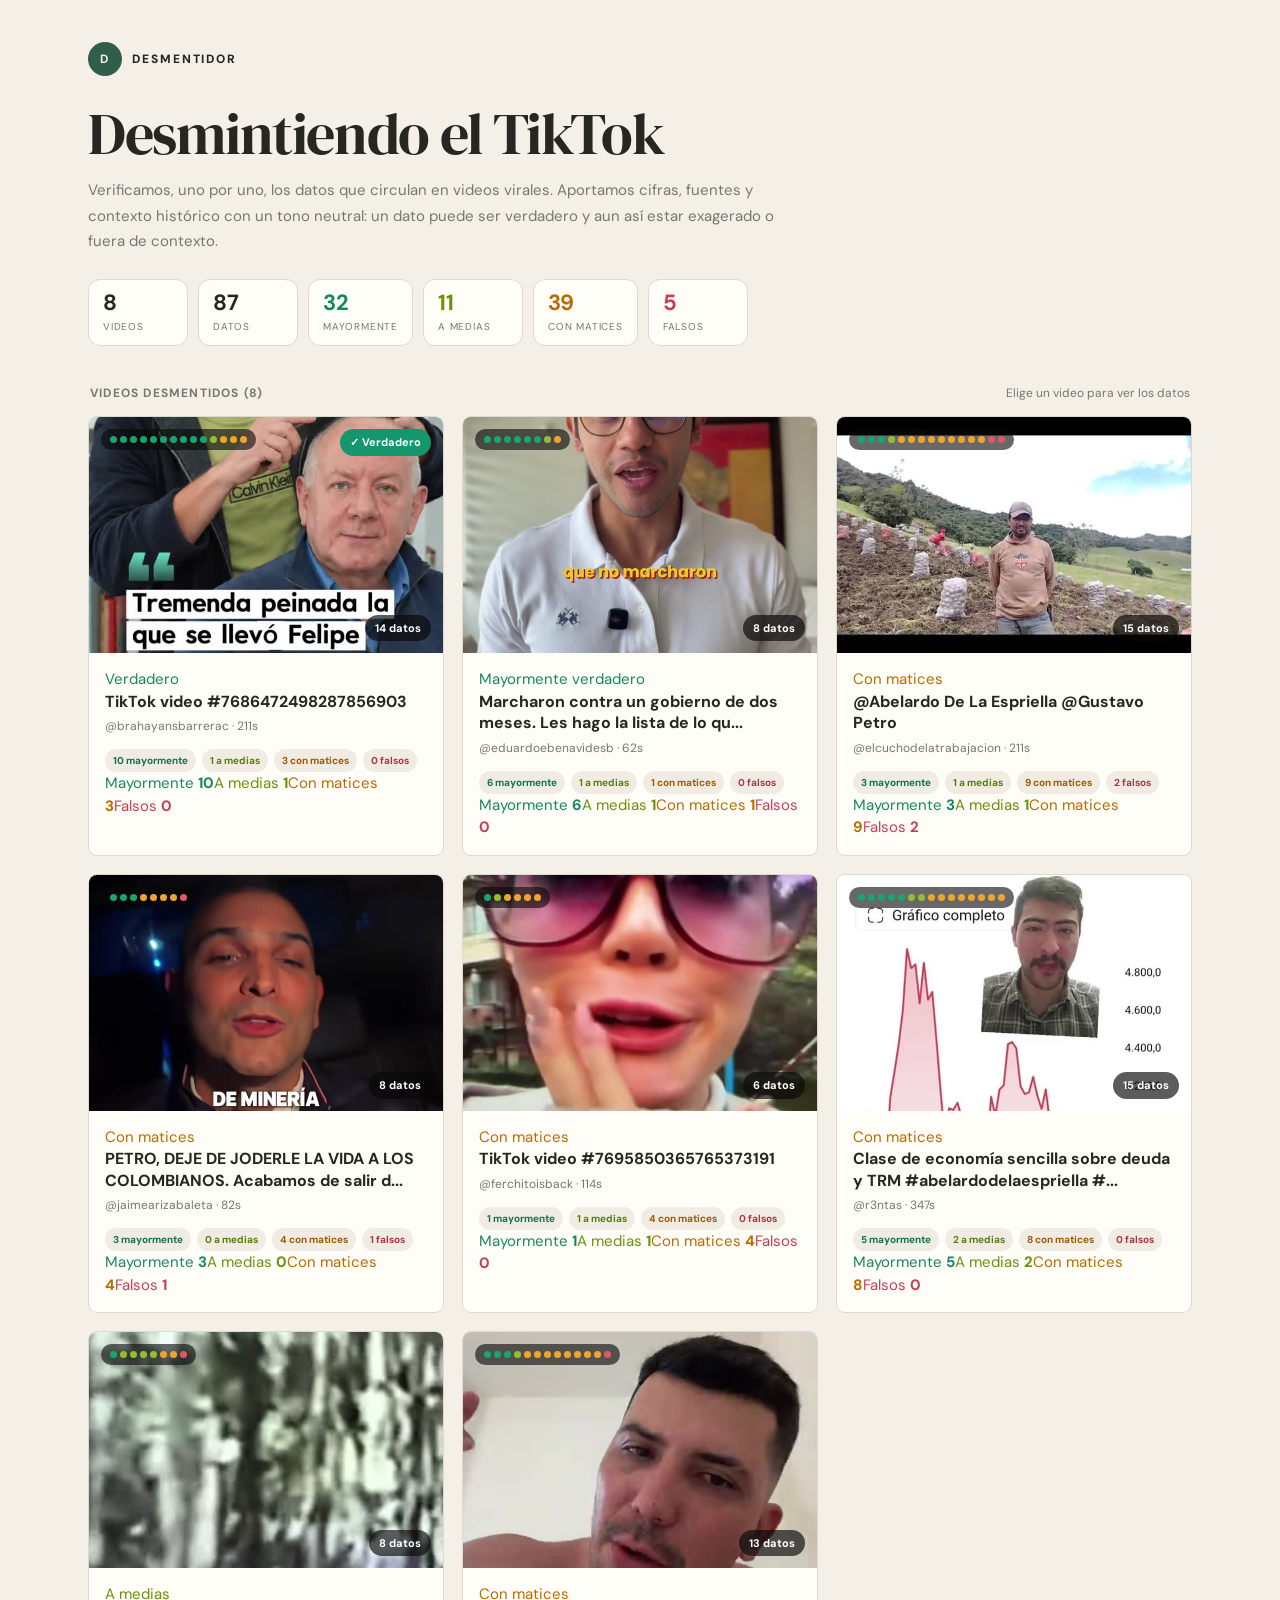
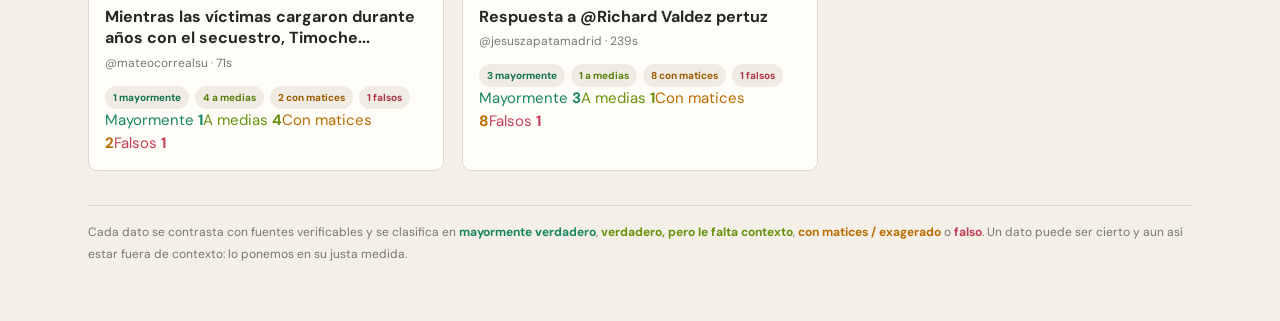
<file: public/propuestas/index.html>
<!doctype html><html lang="es" data-theme="editorial"><head><meta charset="utf-8"><meta name="viewport" content="width=device-width,initial-scale=1"><title>Propuesta 1 · Editorial</title><link rel="stylesheet" href="./propuestas.css"></head><body><main id="app"></main><script src="./propuestas.js"></script></body></html>
</file>
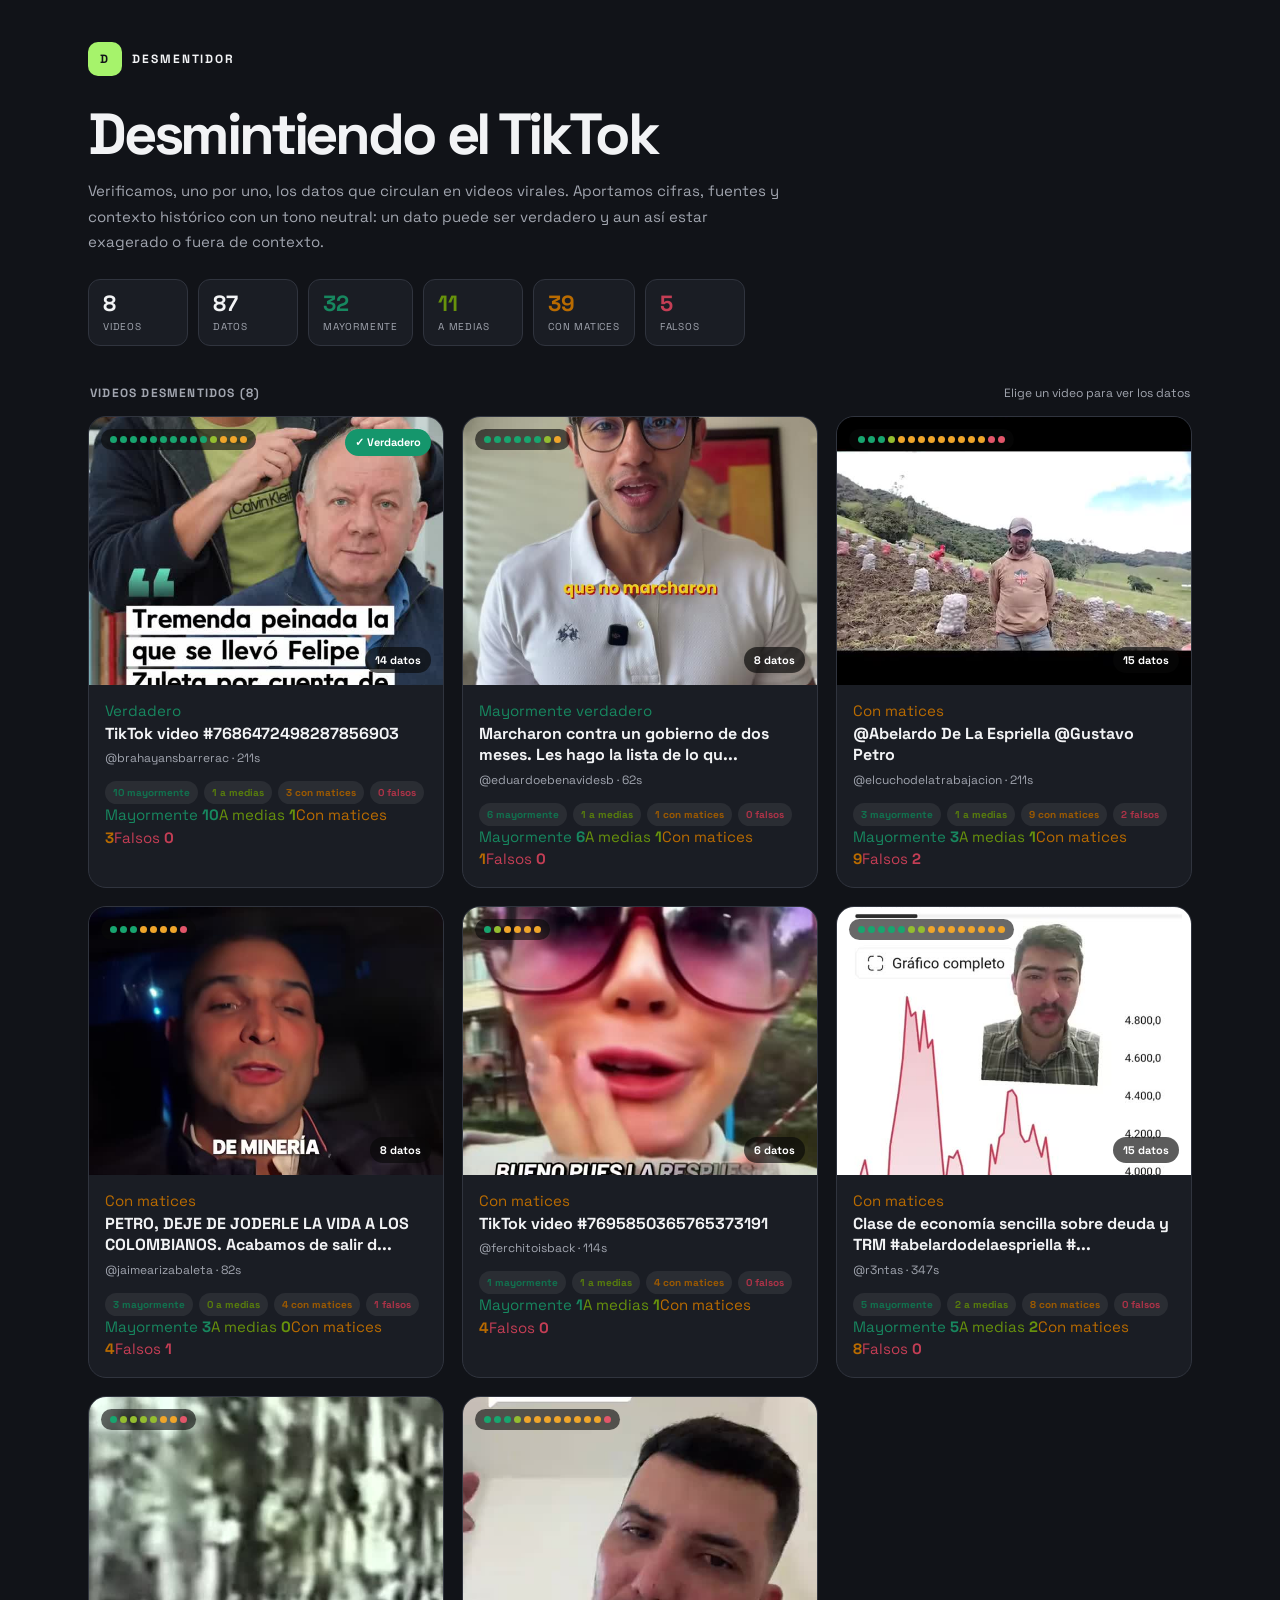
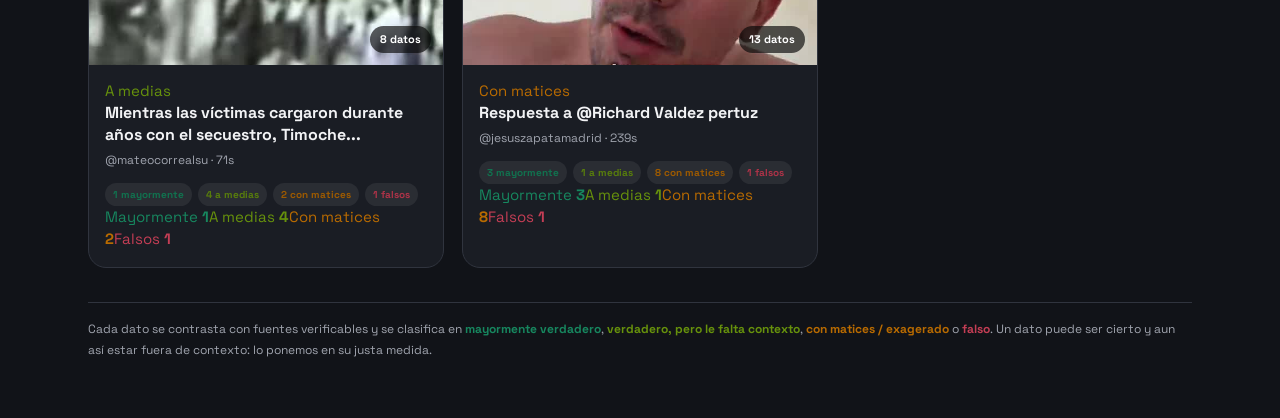
<file: public/propuestas/02-nocturna.html>
<!doctype html><html lang="es" data-theme="nocturna"><head><meta charset="utf-8"><meta name="viewport" content="width=device-width,initial-scale=1"><title>Propuesta 2 · Nocturna</title><link rel="stylesheet" href="./propuestas.css"></head><body><main id="app"></main><script src="./propuestas.js"></script></body></html>
</file>
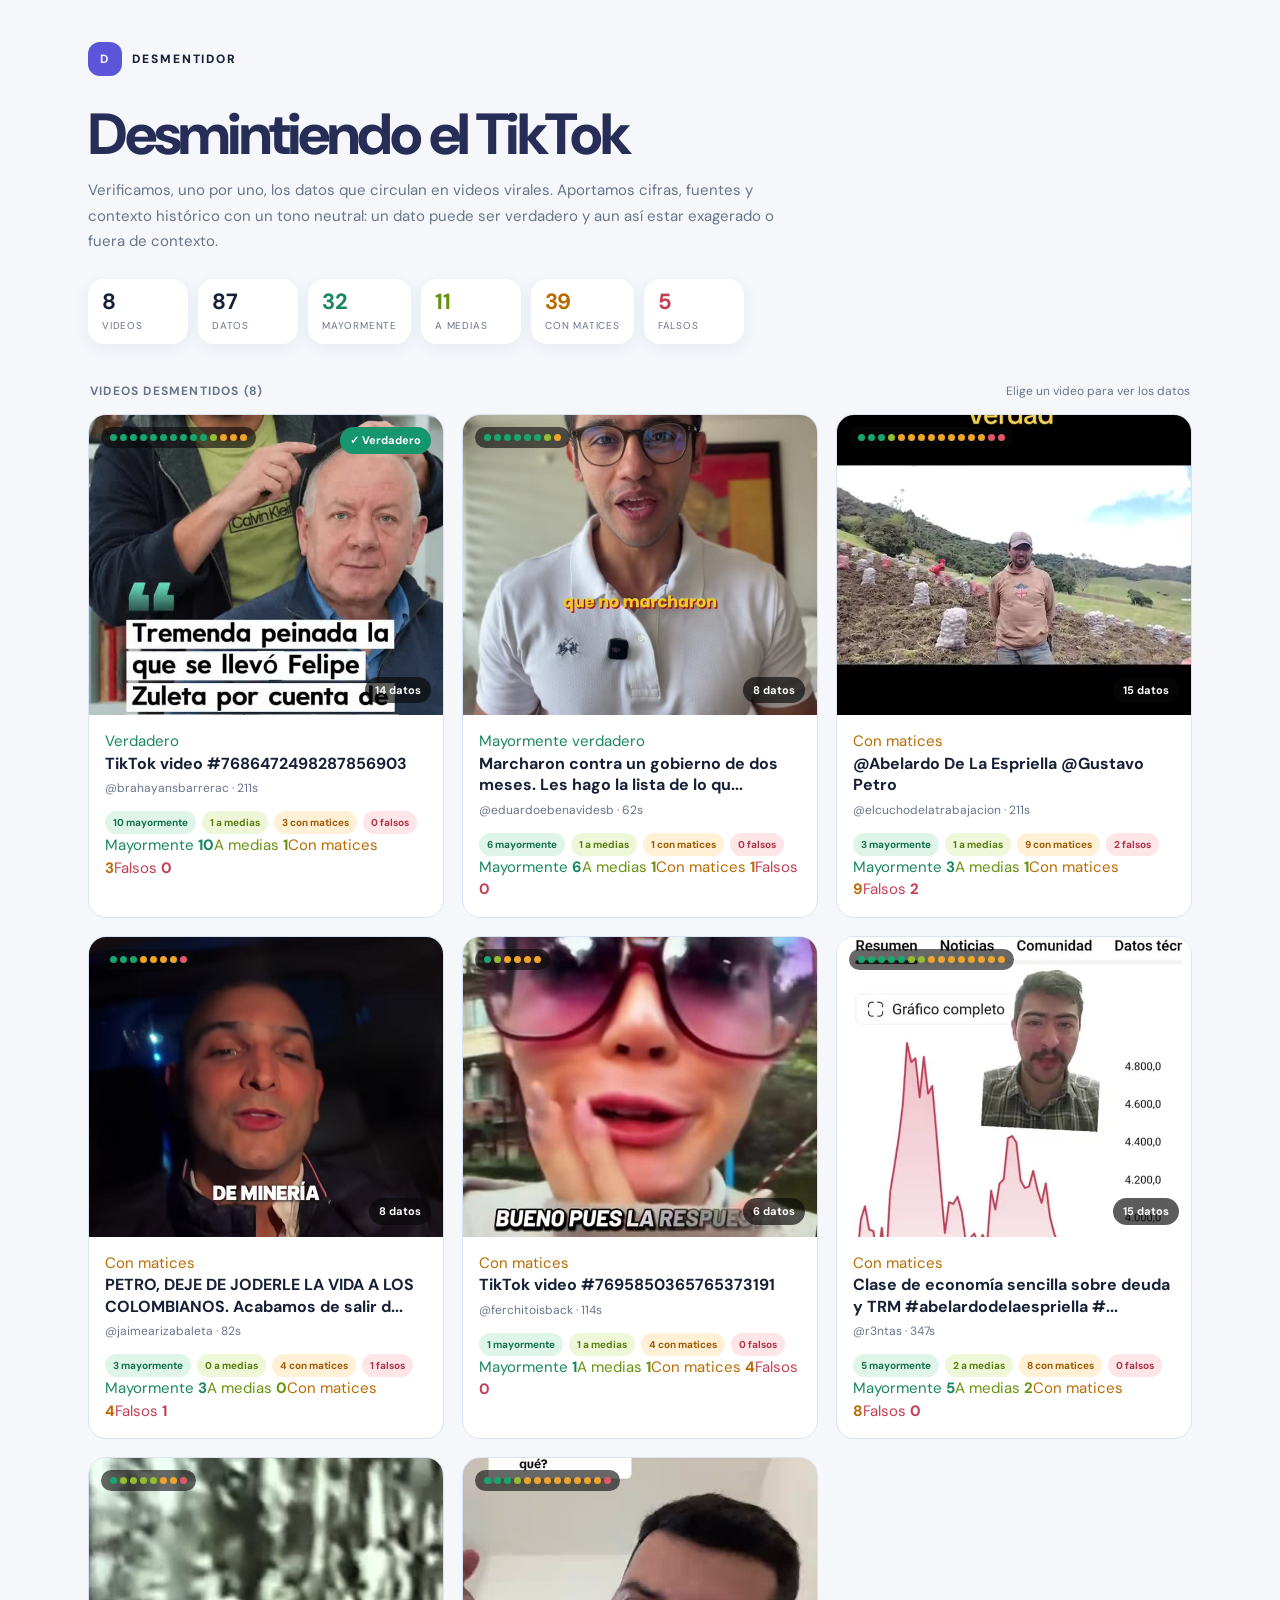
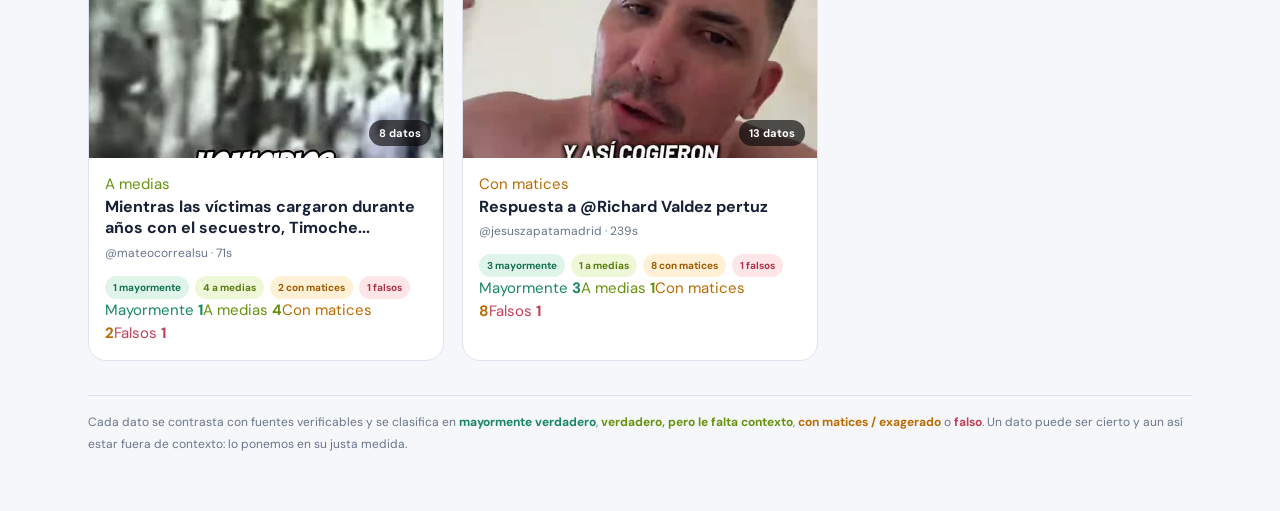
<file: public/propuestas/03-color.html>
<!doctype html><html lang="es" data-theme="color"><head><meta charset="utf-8"><meta name="viewport" content="width=device-width,initial-scale=1"><title>Propuesta 3 · Color</title><link rel="stylesheet" href="./propuestas.css"></head><body><main id="app"></main><script src="./propuestas.js"></script></body></html>
</file>
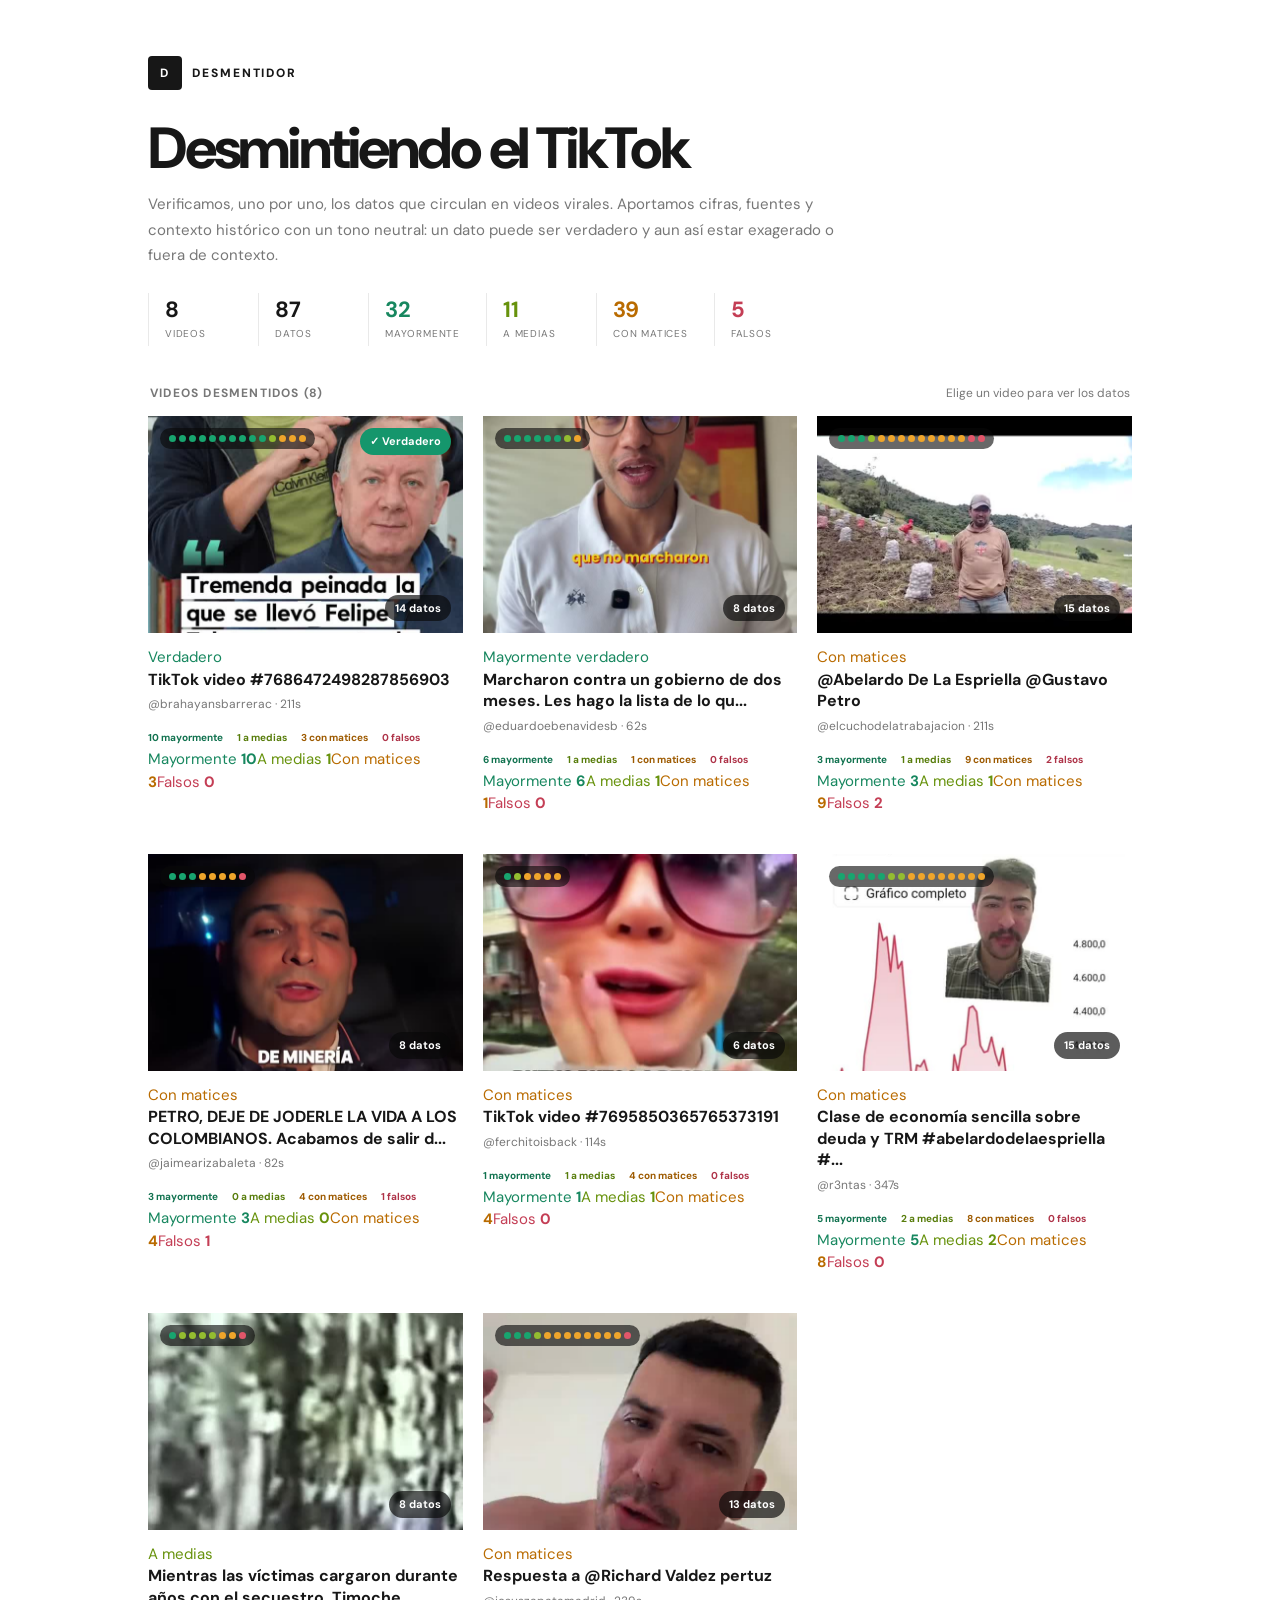
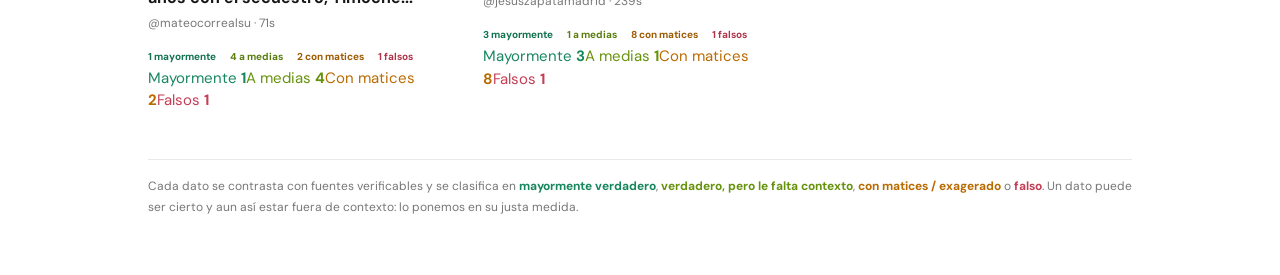
<file: public/propuestas/04-minimal.html>
<!doctype html><html lang="es" data-theme="minimal"><head><meta charset="utf-8"><meta name="viewport" content="width=device-width,initial-scale=1"><title>Propuesta 4 · Minimal</title><link rel="stylesheet" href="./propuestas.css"></head><body><main id="app"></main><script src="./propuestas.js"></script></body></html>
</file>
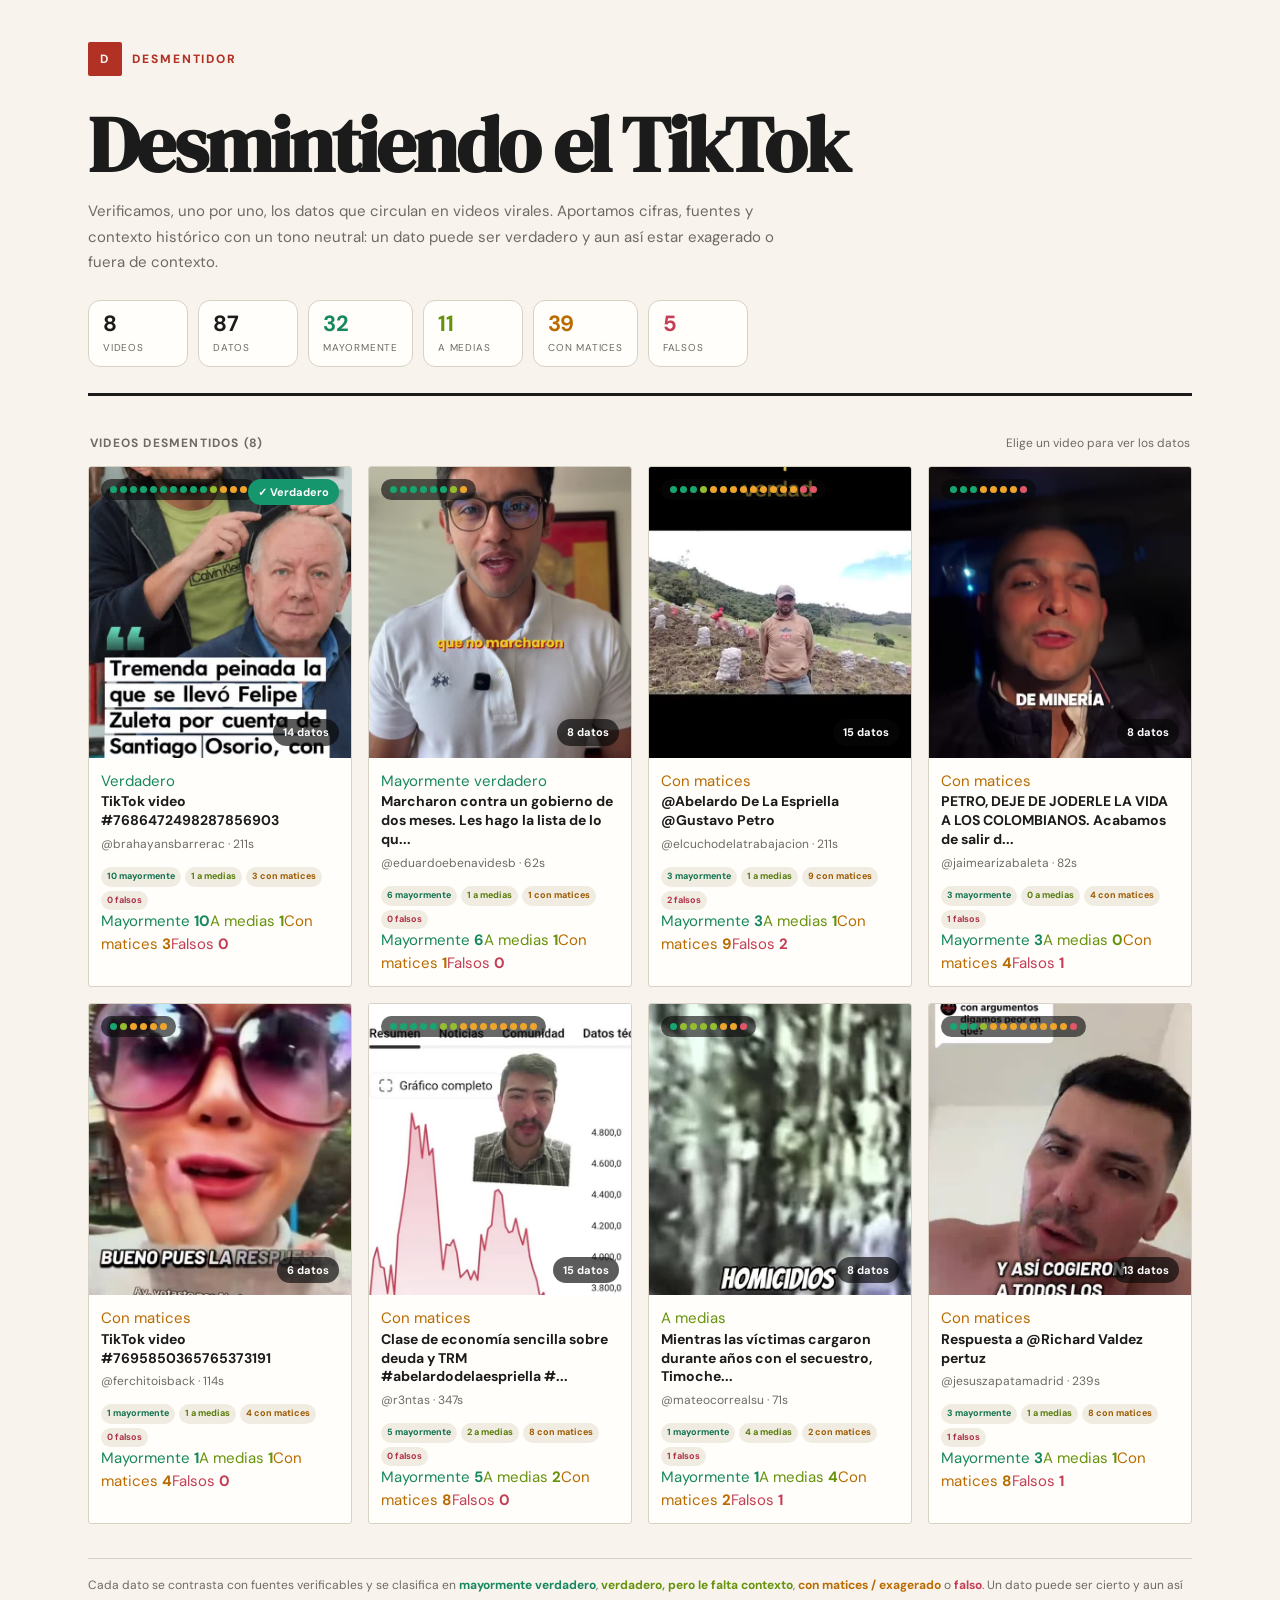
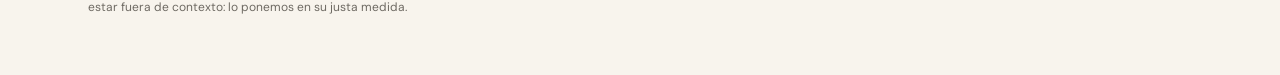
<file: public/propuestas/05-revista.html>
<!doctype html><html lang="es" data-theme="revista"><head><meta charset="utf-8"><meta name="viewport" content="width=device-width,initial-scale=1"><title>Propuesta 5 · Revista</title><link rel="stylesheet" href="./propuestas.css"></head><body><main id="app"></main><script src="./propuestas.js"></script></body></html>
</file>
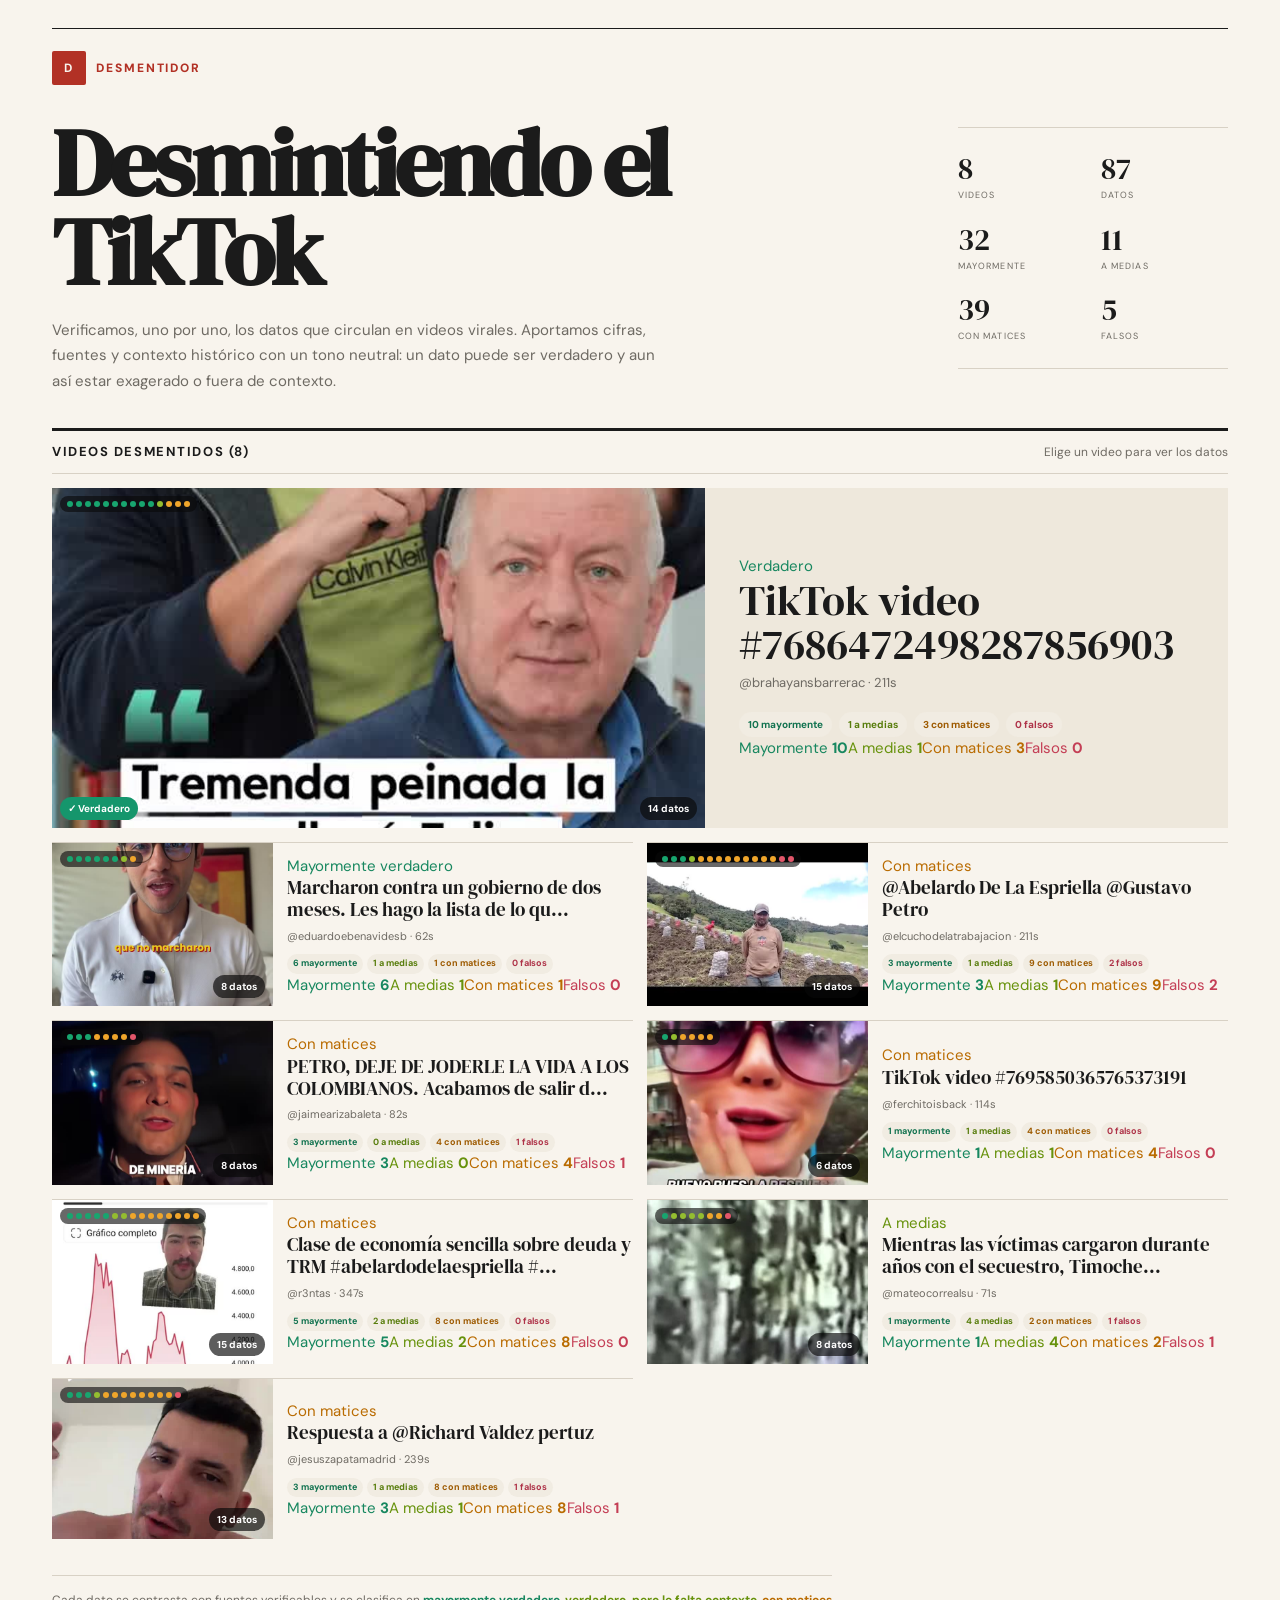
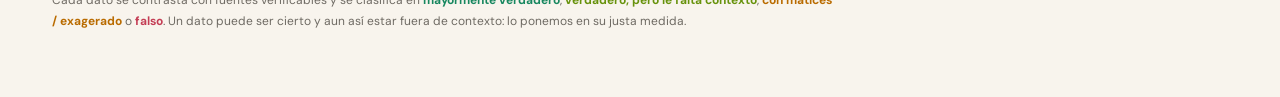
<file: public/propuestas/06-revista-layout.html>
<!doctype html><html lang="es" data-theme="revista-layout"><head><meta charset="utf-8"><meta name="viewport" content="width=device-width,initial-scale=1"><title>Propuesta 6 · Revista rediseñada</title><link rel="stylesheet" href="./propuestas.css"></head><body><main id="app"></main><script src="./propuestas.js"></script></body></html>
</file>
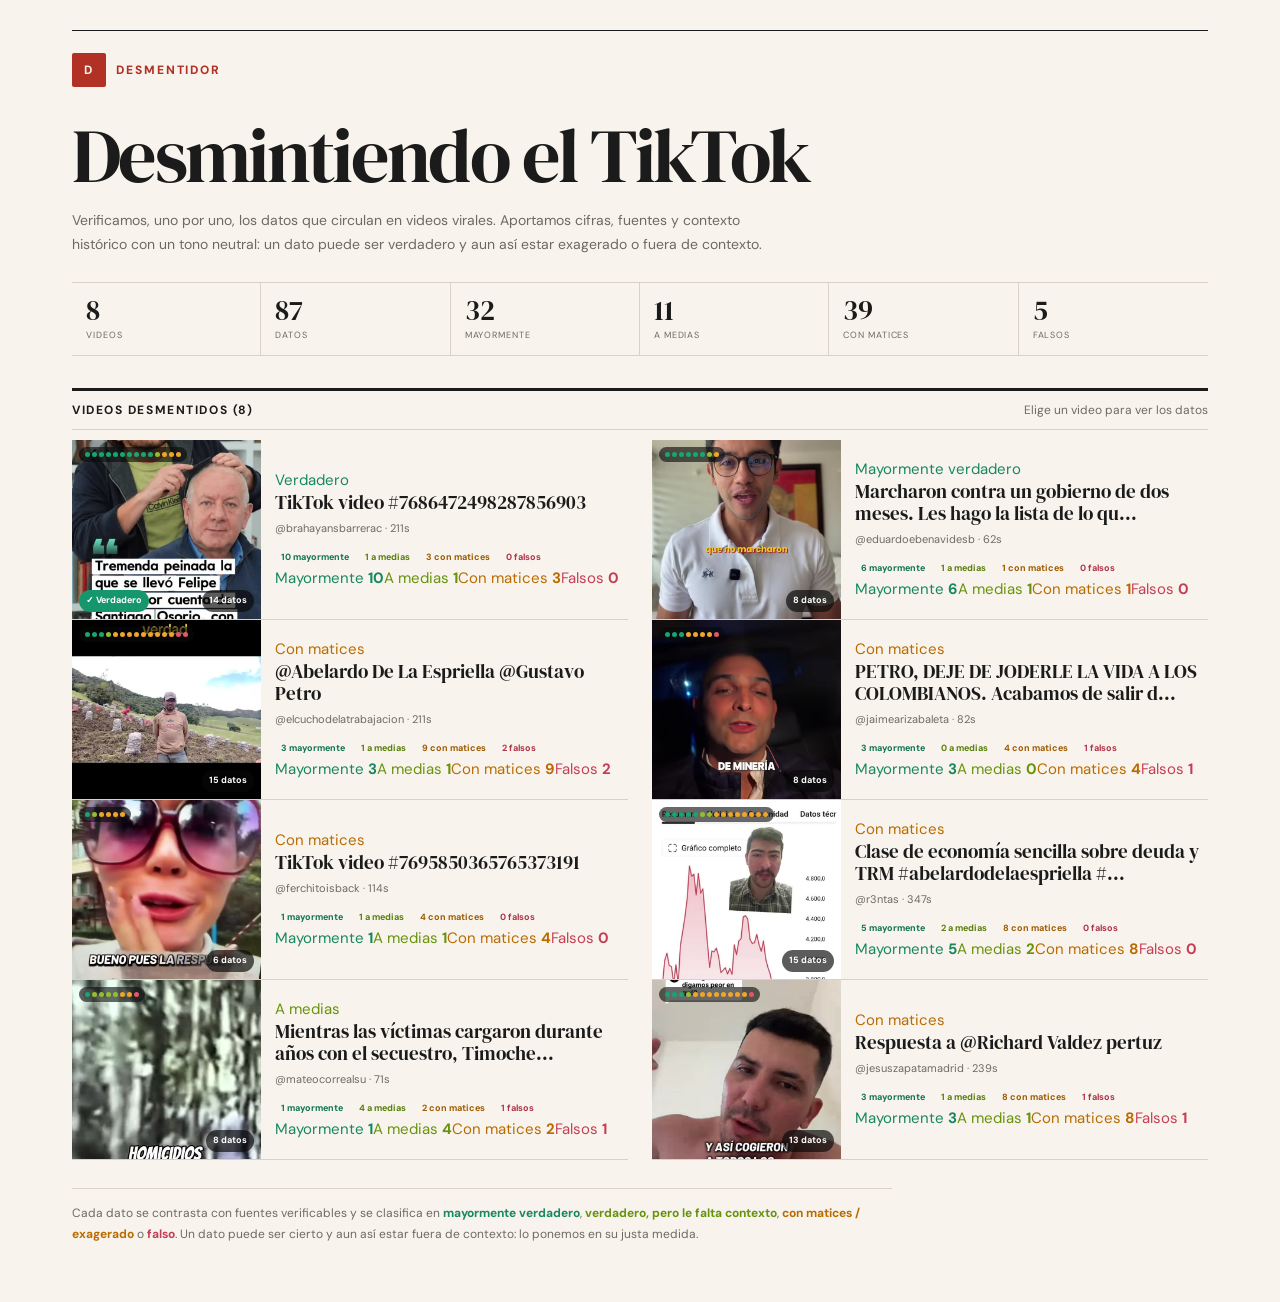
<file: public/propuestas/07-revista-equilibrada.html>
<!doctype html><html lang="es" data-theme="revista-equilibrada"><head><meta charset="utf-8"><meta name="viewport" content="width=device-width,initial-scale=1"><title>Propuesta 7 · Revista equilibrada</title><link rel="stylesheet" href="./propuestas.css"></head><body><main id="app"></main><script src="./propuestas.js"></script></body></html>
</file>
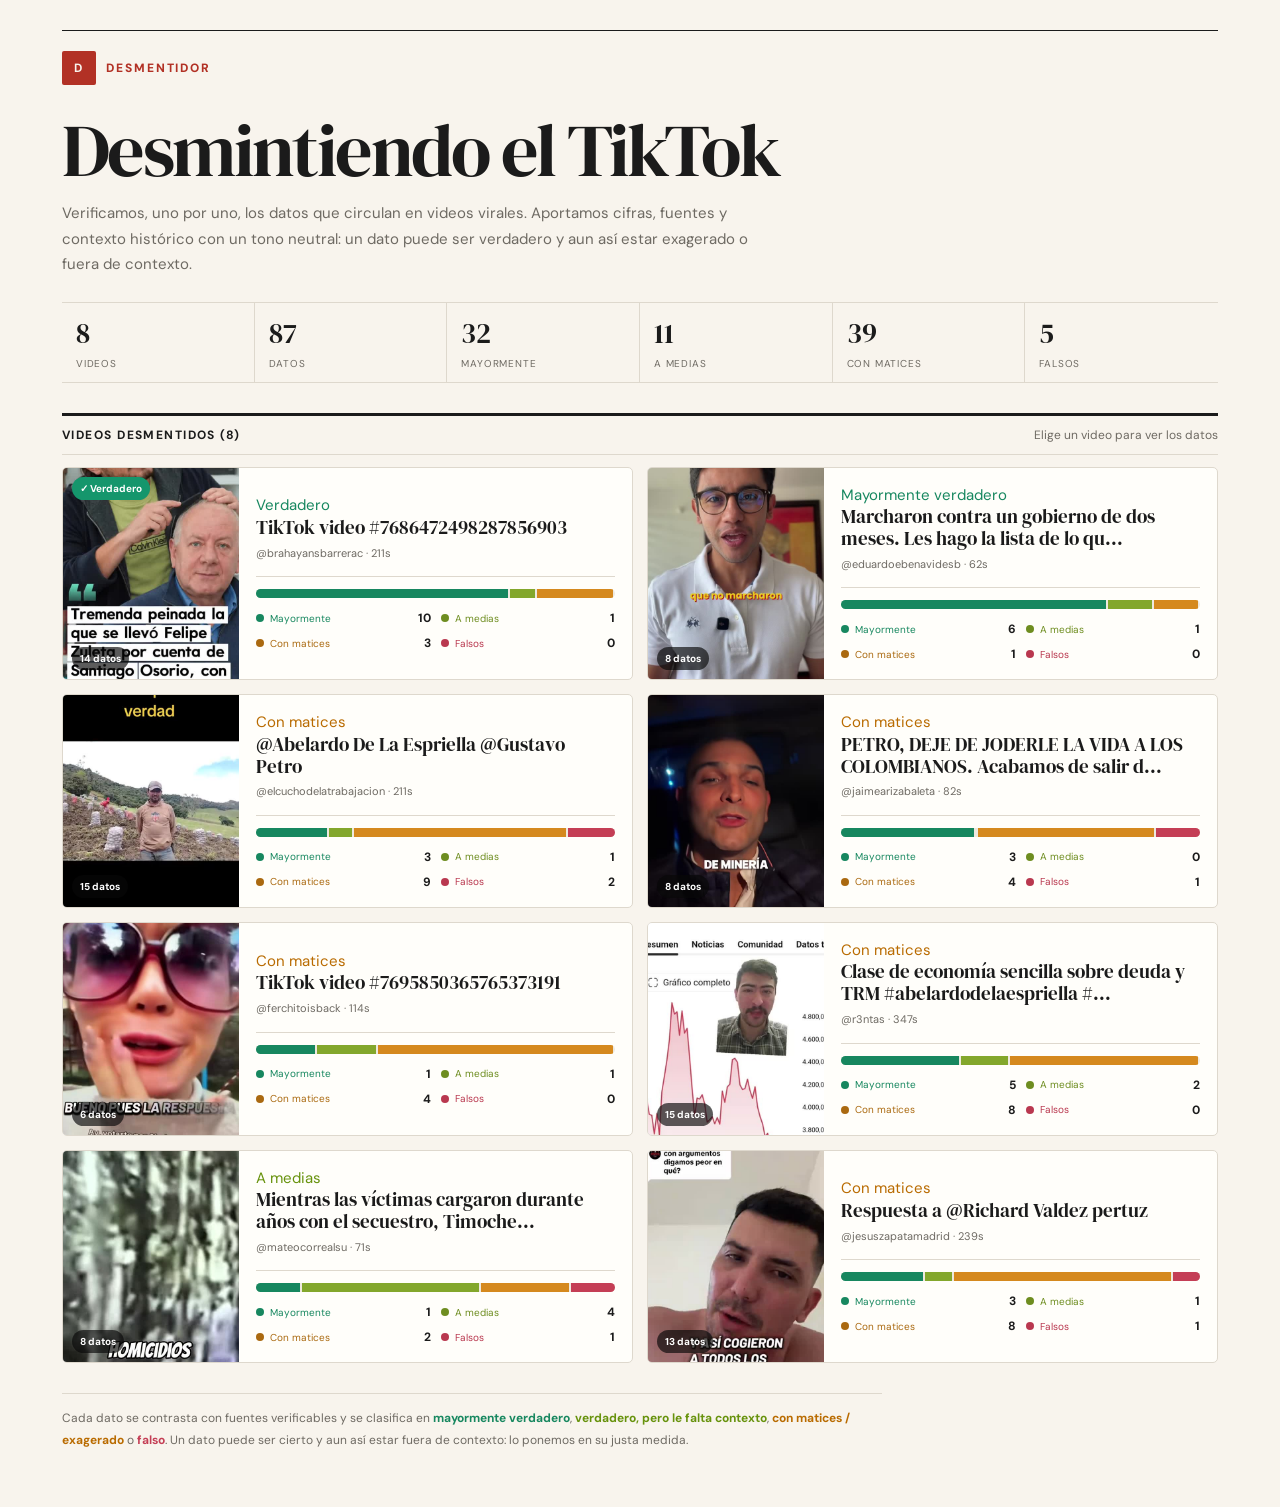
<file: public/propuestas/08-datos-visibles.html>
<!doctype html><html lang="es" data-theme="datos-visibles"><head><meta charset="utf-8"><meta name="viewport" content="width=device-width,initial-scale=1"><title>Propuesta 8 · Datos visibles</title><link rel="stylesheet" href="./propuestas.css"></head><body><main id="app"></main><script src="./propuestas.js"></script></body></html>
</file>
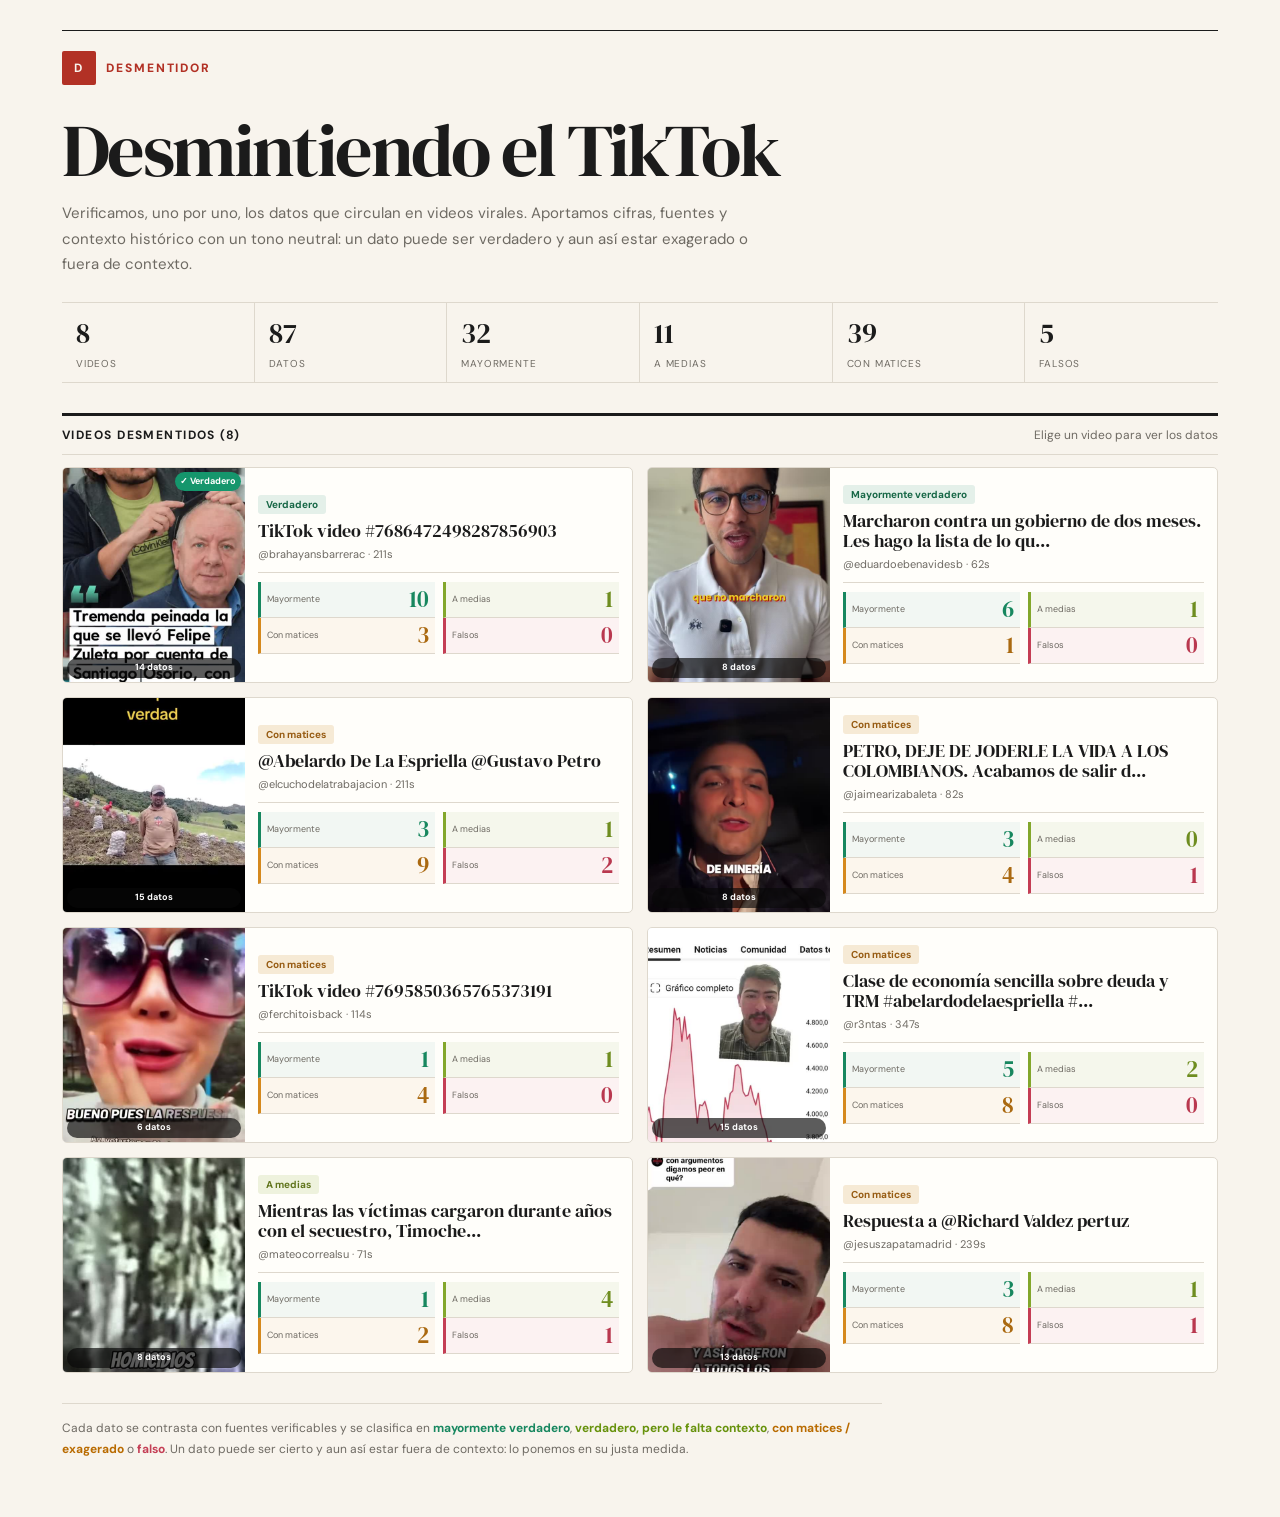
<file: public/propuestas/09-datos-numericos.html>
<!doctype html><html lang="es" data-theme="datos-numericos"><head><meta charset="utf-8"><meta name="viewport" content="width=device-width,initial-scale=1"><title>Propuesta 9 · Datos numéricos</title><link rel="stylesheet" href="./propuestas.css"></head><body><main id="app"></main><script src="./propuestas.js"></script></body></html>
</file>
<file: public/propuestas/propuestas.css>
@import url('https://fonts.googleapis.com/css2?family=DM+Sans:wght@400;500;600;700;800&family=DM+Serif+Display&family=Space+Grotesk:wght@400;500;600;700&display=swap');
*{box-sizing:border-box}body{margin:0;background:var(--bg);color:var(--ink);font:15px/1.5 var(--font);transition:.2s}#app{max-width:1160px;margin:auto;padding:42px 28px 56px}.hero{margin-bottom:38px}.brand{display:flex;align-items:center;gap:10px;text-transform:uppercase;letter-spacing:.16em;font-size:12px;font-weight:800;margin-bottom:28px}.brand b{display:grid;place-items:center;background:var(--ink);color:var(--bg);width:34px;height:34px;border-radius:10px}.hero h1{font-size:clamp(34px,5vw,58px);letter-spacing:-.055em;line-height:1.04;margin:0 0 14px;font-weight:800}.hero>p{max-width:700px;color:var(--muted);margin:0;font-size:15px;line-height:1.7}.stats{display:flex;flex-wrap:wrap;gap:10px;margin-top:24px}.stat{min-width:100px;padding:11px 14px;border:1px solid var(--line);background:var(--card);border-radius:12px}.stat strong{display:block;font-size:22px;line-height:1.1}.stat span{display:block;color:var(--muted);font-size:10px;text-transform:uppercase;letter-spacing:.08em;margin-top:4px}.list-head{display:flex;align-items:baseline;justify-content:space-between;margin:0 2px 14px}.list-head h2{font-size:12px;text-transform:uppercase;letter-spacing:.1em;color:var(--muted);margin:0}.list-head span{color:var(--muted);font-size:12px}.cards{display:grid;grid-template-columns:repeat(3,minmax(0,1fr));gap:18px}.card{overflow:hidden;background:var(--card);border:1px solid var(--line);border-radius:18px;transition:transform .2s,box-shadow .2s}.card:hover{transform:translateY(-3px);box-shadow:0 12px 30px #0002}.cover{aspect-ratio:1.32;position:relative;overflow:hidden;background:#ddd}.cover img{width:100%;height:100%;object-fit:cover;display:block}.dots{position:absolute;top:12px;left:12px;display:flex;max-width:75%;flex-wrap:wrap;gap:3px;padding:7px 9px;border-radius:18px;background:#0909099c}.dot{width:7px;height:7px;border-radius:50%;display:block}.count,.badge{position:absolute;bottom:12px;right:12px;background:#090909a8;color:#fff;border-radius:20px;padding:5px 10px;font-size:11px;font-weight:700}.badge{top:12px;bottom:auto;background:#15966c}.card-info{padding:15px 16px 16px}.card h3{font-size:16px;line-height:1.35;margin:0 0 5px;font-weight:700}.card-info>p{font-size:12px;color:var(--muted);margin:0}.pills{display:flex;flex-wrap:wrap;gap:6px;margin-top:14px}.pills span{padding:4px 8px;border-radius:20px;font-size:10px;font-weight:700;background:var(--soft)}footer{border-top:1px solid var(--line);margin-top:34px;padding-top:16px;color:var(--muted);font-size:12px;line-height:1.8}.g{--tone:#17875f;color:#17875f}.l{--tone:#67920c;color:#67920c}.o{--tone:#b96b00;color:#b96b00}.r{--tone:#c43e55;color:#c43e55}.dot.g{background:#18a56f}.dot.l{background:#94bd30}.dot.o{background:#efa52b}.dot.r{background:#e2566a}.stat.g strong{color:#17875f}.stat.l strong{color:#67920c}.stat.o strong{color:#b96b00}.stat.r strong{color:#c43e55}.pills .g{color:#11724f}.pills .l{color:#587d0c}.pills .o{color:#9d5a00}.pills .r{color:#ae3348}
/* 1 · Editorial: marfil, serif editorial y bordes finos */
[data-theme="editorial"]{--bg:#f4f0e8;--card:#fffdf8;--ink:#262721;--muted:#77776e;--line:#ded9ce;--soft:#f0ece3;--font:'DM Sans',sans-serif}.editorial{}html[data-theme="editorial"] .hero h1{font-family:'DM Serif Display',serif;font-weight:400;letter-spacing:-.025em}html[data-theme="editorial"] .brand b{border-radius:50%;background:#315d4b}html[data-theme="editorial"] .card{border-radius:9px}html[data-theme="editorial"] .cover{aspect-ratio:1.5}
/* 2 · Nocturna: carbón y acentos luminosos */
[data-theme="nocturna"]{--bg:#111318;--card:#1a1d24;--ink:#f2f3f5;--muted:#a1a5af;--line:#30343e;--soft:#272b33;--font:'Space Grotesk',sans-serif;color-scheme:dark}html[data-theme="nocturna"] .brand b{background:#a6f36b;color:#111318}html[data-theme="nocturna"] .card:hover{box-shadow:0 16px 40px #0008}html[data-theme="nocturna"] .pills span{background:#ffffff12}
/* 3 · Color: fondos suaves y alto contraste de etiquetas */
[data-theme="color"]{--bg:#f5f7fb;--card:#fff;--ink:#172036;--muted:#69748a;--line:#dce3f0;--soft:#edf1f8;--font:'DM Sans',sans-serif}html[data-theme="color"] .brand b{background:#5c55d9;border-radius:12px}html[data-theme="color"] .hero h1{color:#272d56}html[data-theme="color"] .stat{border:0;box-shadow:0 4px 16px #30406b12;border-radius:16px}html[data-theme="color"] .cover{aspect-ratio:1.18}html[data-theme="color"] .pills .g{background:#e0f5e9}html[data-theme="color"] .pills .l{background:#eff7d9}html[data-theme="color"] .pills .o{background:#fff0d6}html[data-theme="color"] .pills .r{background:#fde5e8}
/* 4 · Minimal: estructura ligera, imágenes y tipografía */
[data-theme="minimal"]{--bg:#fff;--card:#fff;--ink:#171717;--muted:#777;--line:#e9e9e9;--soft:#f4f4f4;--font:'DM Sans',sans-serif}html[data-theme="minimal"] #app{max-width:1040px;padding-top:56px}html[data-theme="minimal"] .brand b{border-radius:4px}html[data-theme="minimal"] .stat{border:0;border-left:1px solid var(--line);border-radius:0;padding:5px 16px}html[data-theme="minimal"] .cards{gap:26px 20px}html[data-theme="minimal"] .card{border:0;border-radius:0;box-shadow:none!important}html[data-theme="minimal"] .cover{aspect-ratio:1.45}html[data-theme="minimal"] .card-info{padding:13px 0}html[data-theme="minimal"] .pills span{background:transparent;padding:3px 0;margin-right:8px}
/* 5 · Revista: composición en bloques, tinta y rojo */
[data-theme="revista"]{--bg:#f8f4ed;--card:#fffefa;--ink:#1b1b1b;--muted:#6e6a63;--line:#d8d1c5;--soft:#f1ece2;--font:'DM Sans',sans-serif}html[data-theme="revista"] .hero{padding-bottom:26px;border-bottom:3px solid var(--ink)}html[data-theme="revista"] .brand{color:#b23125}html[data-theme="revista"] .brand b{background:#b23125;border-radius:2px}html[data-theme="revista"] .hero h1{font-family:'DM Serif Display',serif;font-size:clamp(44px,7vw,78px);letter-spacing:-.035em}html[data-theme="revista"] .cards{grid-template-columns:repeat(4,minmax(0,1fr));gap:16px}html[data-theme="revista"] .card{border-radius:3px}html[data-theme="revista"] .cover{aspect-ratio:.9}html[data-theme="revista"] .card-info{padding:12px}html[data-theme="revista"] .card h3{font-size:14px}html[data-theme="revista"] .pills{gap:4px}html[data-theme="revista"] .pills span{font-size:9px;padding:3px 6px}
/* 6 · Revista reordenada: titular, marcador lateral y tarjeta principal */
[data-theme="revista-layout"]{--bg:#f8f4ed;--card:#fffefa;--ink:#1b1b1b;--muted:#6e6a63;--line:#d8d1c5;--soft:#f1ece2;--font:'DM Sans',sans-serif}
html[data-theme="revista-layout"] #app{max-width:1240px;padding:28px 32px 64px}
html[data-theme="revista-layout"] .hero{position:relative;padding:22px 0 0;margin-bottom:34px;border-top:1px solid var(--ink);border-bottom:0}
html[data-theme="revista-layout"] .brand{color:#b23125;margin-bottom:34px}
html[data-theme="revista-layout"] .brand b{background:#b23125;border-radius:2px}
html[data-theme="revista-layout"] .hero h1{font-family:'DM Serif Display',serif;font-size:clamp(48px,8vw,94px);line-height:.95;letter-spacing:-.04em;max-width:780px;margin-bottom:20px}
html[data-theme="revista-layout"] .hero>p{max-width:620px;font-size:15px}
html[data-theme="revista-layout"] .stats{position:absolute;right:0;top:98px;width:270px;display:grid;grid-template-columns:1fr 1fr;gap:0 16px;margin:0;padding:14px 0;border-top:1px solid var(--line);border-bottom:1px solid var(--line)}
html[data-theme="revista-layout"] .stat{min-width:0;border:0;border-radius:0;background:none;padding:10px 0}
html[data-theme="revista-layout"] .stat strong{font-family:'DM Serif Display',serif;font-size:30px;font-weight:400;color:var(--ink)}
html[data-theme="revista-layout"] .stat span{font-size:9px;letter-spacing:.12em}
html[data-theme="revista-layout"] .list-head{margin:0 0 14px;padding:11px 0;border-top:3px solid var(--ink);border-bottom:1px solid var(--line)}
html[data-theme="revista-layout"] .list-head h2{font-size:13px;color:var(--ink);letter-spacing:.12em}
html[data-theme="revista-layout"] .list-head span{font-size:12px}
html[data-theme="revista-layout"] .cards{grid-template-columns:repeat(2,minmax(0,1fr));gap:14px}
html[data-theme="revista-layout"] .card{display:grid;grid-template-columns:38% 1fr;align-items:stretch;border:0;border-top:1px solid var(--line);border-radius:0;background:transparent;overflow:visible}
html[data-theme="revista-layout"] .card:hover{transform:none;box-shadow:none}
html[data-theme="revista-layout"] .cover{aspect-ratio:auto;min-height:160px}
html[data-theme="revista-layout"] .cover img{position:absolute;inset:0}
html[data-theme="revista-layout"] .dots{top:8px;left:8px;max-width:90%;padding:5px 7px}
html[data-theme="revista-layout"] .dot{width:6px;height:6px}
html[data-theme="revista-layout"] .count{bottom:8px;right:8px;font-size:10px;padding:4px 8px}
html[data-theme="revista-layout"] .badge{top:auto;bottom:8px;right:auto;left:8px;font-size:10px;padding:4px 8px}
html[data-theme="revista-layout"] .card-info{padding:12px 0 10px 14px;display:flex;flex-direction:column;justify-content:center}
html[data-theme="revista-layout"] .card h3{font-family:'DM Serif Display',serif;font-size:19px;font-weight:400;line-height:1.15;margin-bottom:7px}
html[data-theme="revista-layout"] .card-info>p{font-size:11px}
html[data-theme="revista-layout"] .pills{gap:4px;margin-top:10px}
html[data-theme="revista-layout"] .pills span{font-size:9px;padding:3px 6px}
html[data-theme="revista-layout"] .card:first-child{grid-column:1/-1;grid-template-columns:1.25fr 1fr;border-top:0;background:#eee8dc}
html[data-theme="revista-layout"] .card:first-child .cover{min-height:340px}
html[data-theme="revista-layout"] .card:first-child .card-info{padding:26px 34px}
html[data-theme="revista-layout"] .card:first-child h3{font-size:clamp(26px,4vw,42px);line-height:1.05}
html[data-theme="revista-layout"] .card:first-child .card-info>p{font-size:13px}
html[data-theme="revista-layout"] .card:first-child .pills{margin-top:20px;gap:7px}
html[data-theme="revista-layout"] .card:first-child .pills span{font-size:10px;padding:5px 9px}
html[data-theme="revista-layout"] footer{max-width:780px;margin-top:36px;padding-top:14px}
@media(max-width:850px){html[data-theme="revista-layout"] #app{padding:22px 20px 50px}html[data-theme="revista-layout"] .stats{position:static;width:auto;display:flex;flex-wrap:wrap;margin-top:20px;padding:10px 0}html[data-theme="revista-layout"] .stat{flex:1;min-width:90px}html[data-theme="revista-layout"] .hero{margin-bottom:24px}html[data-theme="revista-layout"] .card:first-child .cover{min-height:260px}}
@media(max-width:600px){html[data-theme="revista-layout"] #app{padding:18px 16px 40px}html[data-theme="revista-layout"] .brand{margin-bottom:26px}html[data-theme="revista-layout"] .hero h1{font-size:50px}html[data-theme="revista-layout"] .cards{grid-template-columns:1fr;gap:10px}html[data-theme="revista-layout"] .card{grid-template-columns:35% 1fr}html[data-theme="revista-layout"] .card:first-child{grid-column:auto;grid-template-columns:1fr}html[data-theme="revista-layout"] .card:first-child .cover{min-height:0;aspect-ratio:1.35}html[data-theme="revista-layout"] .card:first-child .card-info{padding:16px}html[data-theme="revista-layout"] .card:first-child h3{font-size:30px}html[data-theme="revista-layout"] .cover{min-height:138px}html[data-theme="revista-layout"] .card-info{padding:10px 0 10px 11px}html[data-theme="revista-layout"] .card h3{font-size:17px}html[data-theme="revista-layout"] .pills span{font-size:8px;padding:3px 5px}html[data-theme="revista-layout"] .list-head span{display:none}}
@media(max-width:850px){.cards{grid-template-columns:repeat(2,minmax(0,1fr))}html[data-theme="revista"] .cards{grid-template-columns:repeat(2,minmax(0,1fr))}}@media(max-width:560px){#app{padding:26px 16px 40px}.cards,html[data-theme="revista"] .cards{grid-template-columns:1fr}.cover,html[data-theme="minimal"] .cover,html[data-theme="revista"] .cover{aspect-ratio:1.4}.list-head span{display:none}.stats{gap:7px}.stat{min-width:calc(33.333% - 5px);padding:9px}.hero{margin-bottom:28px}}

/* 7 · Revista equilibrada: cada video tiene el mismo peso visual */
[data-theme="revista-equilibrada"]{--bg:#f8f4ed;--card:#fffefa;--ink:#1b1b1b;--muted:#6e6a63;--line:#d8d1c5;--soft:#f1ece2;--font:'DM Sans',sans-serif}
html[data-theme="revista-equilibrada"] #app{max-width:1200px;padding:30px 32px 56px}
html[data-theme="revista-equilibrada"] .hero{padding:22px 0 0;border-top:1px solid var(--ink);margin-bottom:32px}
html[data-theme="revista-equilibrada"] .brand{color:#b23125;margin-bottom:30px}
html[data-theme="revista-equilibrada"] .brand b{background:#b23125;border-radius:2px}
html[data-theme="revista-equilibrada"] .hero h1{font-family:'DM Serif Display',serif;font-size:clamp(46px,7vw,76px);font-weight:400;letter-spacing:-.035em;line-height:1;margin-bottom:16px}
html[data-theme="revista-equilibrada"] .hero>p{max-width:720px;font-size:14px}
html[data-theme="revista-equilibrada"] .stats{display:grid;grid-template-columns:repeat(6,minmax(0,1fr));gap:0;margin-top:25px;border-top:1px solid var(--line);border-bottom:1px solid var(--line)}
html[data-theme="revista-equilibrada"] .stat{min-width:0;border:0;border-right:1px solid var(--line);border-radius:0;background:transparent;padding:12px 14px}
html[data-theme="revista-equilibrada"] .stat:last-child{border-right:0}
html[data-theme="revista-equilibrada"] .stat strong{font-family:'DM Serif Display',serif;font-weight:400;font-size:28px;color:var(--ink)}
html[data-theme="revista-equilibrada"] .stat span{font-size:9px;letter-spacing:.1em}
html[data-theme="revista-equilibrada"] .list-head{margin:0 0 10px;padding:10px 0;border-top:3px solid var(--ink);border-bottom:1px solid var(--line)}
html[data-theme="revista-equilibrada"] .list-head h2{color:var(--ink);font-size:12px;letter-spacing:.13em}
html[data-theme="revista-equilibrada"] .cards{grid-template-columns:repeat(2,minmax(0,1fr));gap:0 24px}
html[data-theme="revista-equilibrada"] .card,html[data-theme="revista-equilibrada"] .card:first-child{grid-column:auto;display:grid;grid-template-columns:34% 1fr;min-height:180px;align-items:stretch;margin:0;border:0;border-bottom:1px solid var(--line);border-radius:0;background:transparent;overflow:hidden}
html[data-theme="revista-equilibrada"] .card:hover,html[data-theme="revista-equilibrada"] .card:first-child:hover{transform:none;box-shadow:none}
html[data-theme="revista-equilibrada"] .cover,html[data-theme="revista-equilibrada"] .card:first-child .cover{position:relative;aspect-ratio:auto;min-height:0;height:100%;align-self:center}
html[data-theme="revista-equilibrada"] .cover img{position:absolute;inset:0}
html[data-theme="revista-equilibrada"] .dots{top:7px;left:7px;gap:2px;max-width:90%;padding:5px 6px}
html[data-theme="revista-equilibrada"] .dot{width:5px;height:5px}
html[data-theme="revista-equilibrada"] .count{right:7px;bottom:7px;padding:4px 7px;font-size:9px}
html[data-theme="revista-equilibrada"] .badge{top:auto;right:auto;bottom:7px;left:7px;padding:4px 7px;font-size:9px}
html[data-theme="revista-equilibrada"] .card-info,html[data-theme="revista-equilibrada"] .card:first-child .card-info{display:flex;flex-direction:column;justify-content:center;padding:15px 0 15px 14px}
html[data-theme="revista-equilibrada"] .card h3,html[data-theme="revista-equilibrada"] .card:first-child h3{font-family:'DM Serif Display',serif;font-size:19px;font-weight:400;line-height:1.16;margin:0 0 7px}
html[data-theme="revista-equilibrada"] .card-info>p{font-size:11px;margin:0}
html[data-theme="revista-equilibrada"] .pills,html[data-theme="revista-equilibrada"] .card:first-child .pills{display:flex;gap:4px;margin-top:11px}
html[data-theme="revista-equilibrada"] .pills span,html[data-theme="revista-equilibrada"] .card:first-child .pills span{padding:3px 6px;font-size:9px;background:transparent}
html[data-theme="revista-equilibrada"] .stat.g strong,html[data-theme="revista-equilibrada"] .stat.l strong,html[data-theme="revista-equilibrada"] .stat.o strong,html[data-theme="revista-equilibrada"] .stat.r strong{color:var(--ink)}
html[data-theme="revista-equilibrada"] footer{max-width:820px;margin-top:28px;padding-top:14px}
@media(max-width:900px){html[data-theme="revista-equilibrada"] #app{padding:24px 22px 48px}html[data-theme="revista-equilibrada"] .cards{gap:0 16px}html[data-theme="revista-equilibrada"] .card,html[data-theme="revista-equilibrada"] .card:first-child{grid-template-columns:31% 1fr;min-height:165px}html[data-theme="revista-equilibrada"] .card h3{font-size:17px}html[data-theme="revista-equilibrada"] .pills{flex-wrap:wrap}}
@media(max-width:650px){html[data-theme="revista-equilibrada"] #app{padding:18px 16px 40px}html[data-theme="revista-equilibrada"] .hero h1{font-size:48px}html[data-theme="revista-equilibrada"] .stats{grid-template-columns:repeat(3,minmax(0,1fr))}html[data-theme="revista-equilibrada"] .stat:nth-child(3){border-right:0}html[data-theme="revista-equilibrada"] .stat:nth-child(-n+3){border-bottom:1px solid var(--line)}html[data-theme="revista-equilibrada"] .cards{grid-template-columns:1fr}html[data-theme="revista-equilibrada"] .card,html[data-theme="revista-equilibrada"] .card:first-child{grid-template-columns:32% 1fr;min-height:150px}html[data-theme="revista-equilibrada"] .card h3{font-size:18px}html[data-theme="revista-equilibrada"] .list-head span{display:none}html[data-theme="revista-equilibrada"] .pills{gap:2px}html[data-theme="revista-equilibrada"] .pills span{font-size:8px;padding:3px 4px}}

/* 8 · Datos visibles: cada tarjeta muestra claramente la distribución */
[data-theme="datos-visibles"]{--bg:#f8f4ed;--card:#fffefa;--ink:#1b1b1b;--muted:#6e6a63;--line:#ded8cd;--soft:#f1ece2;--font:'DM Sans',sans-serif}
html[data-theme="datos-visibles"] #app{max-width:1220px;padding:30px 32px 56px}
html[data-theme="datos-visibles"] .hero{padding:20px 0 0;border-top:1px solid var(--ink);margin-bottom:30px}
html[data-theme="datos-visibles"] .brand{color:#b23125;margin-bottom:28px}
html[data-theme="datos-visibles"] .brand b{background:#b23125;border-radius:2px}
html[data-theme="datos-visibles"] .hero h1{font-family:'DM Serif Display',serif;font-size:clamp(46px,7vw,74px);font-weight:400;letter-spacing:-.035em;line-height:1;margin-bottom:14px}
html[data-theme="datos-visibles"] .hero>p{max-width:720px}
html[data-theme="datos-visibles"] .stats{display:grid;grid-template-columns:repeat(6,minmax(0,1fr));gap:0;margin-top:24px;border-block:1px solid var(--line)}
html[data-theme="datos-visibles"] .stat{min-width:0;border:0;border-right:1px solid var(--line);border-radius:0;background:none;padding:11px 14px}
html[data-theme="datos-visibles"] .stat:last-child{border:0}
html[data-theme="datos-visibles"] .stat strong,html[data-theme="datos-visibles"] .stat.g strong,html[data-theme="datos-visibles"] .stat.l strong,html[data-theme="datos-visibles"] .stat.o strong,html[data-theme="datos-visibles"] .stat.r strong{font:28px 'DM Serif Display',serif;color:var(--ink)}
html[data-theme="datos-visibles"] .list-head{margin:0 0 12px;padding:10px 0;border-top:3px solid var(--ink);border-bottom:1px solid var(--line)}
html[data-theme="datos-visibles"] .list-head h2{color:var(--ink);font-size:12px;letter-spacing:.12em}
html[data-theme="datos-visibles"] .cards{grid-template-columns:repeat(2,minmax(0,1fr));gap:14px}
html[data-theme="datos-visibles"] .card,html[data-theme="datos-visibles"] .card:first-child{display:grid;grid-template-columns:31% 1fr;grid-column:auto;min-height:200px;border:1px solid var(--line);border-radius:5px;background:var(--card);overflow:hidden}
html[data-theme="datos-visibles"] .card:hover{transform:translateY(-2px);box-shadow:0 7px 18px #33271712}
html[data-theme="datos-visibles"] .cover,html[data-theme="datos-visibles"] .card:first-child .cover{position:relative;aspect-ratio:auto;min-height:0;height:100%}
html[data-theme="datos-visibles"] .cover img{position:absolute;inset:0}
html[data-theme="datos-visibles"] .dots{display:none}
html[data-theme="datos-visibles"] .count{left:9px;right:auto;bottom:9px;padding:4px 8px;font-size:10px}
html[data-theme="datos-visibles"] .badge{top:9px;right:auto;left:9px;bottom:auto;padding:4px 8px;font-size:10px}
html[data-theme="datos-visibles"] .card-info,html[data-theme="datos-visibles"] .card:first-child .card-info{display:flex;flex-direction:column;justify-content:center;padding:16px 17px}
html[data-theme="datos-visibles"] .card h3,html[data-theme="datos-visibles"] .card:first-child h3{font:19px/1.15 'DM Serif Display',serif;margin:0 0 6px}
html[data-theme="datos-visibles"] .card-info>p{font-size:11px;margin:0;color:var(--muted)}
html[data-theme="datos-visibles"] .pills{display:none}
html[data-theme="datos-visibles"] .data-breakdown{margin-top:15px;padding-top:12px;border-top:1px solid var(--line)}
html[data-theme="datos-visibles"] .data-bar{display:flex;gap:2px;height:9px;overflow:hidden;border-radius:8px;background:#eee9df}
html[data-theme="datos-visibles"] .data-bar i{display:block;min-width:0}
html[data-theme="datos-visibles"] .data-bar .g{background:#17875f}html[data-theme="datos-visibles"] .data-bar .l{background:#83a72c}html[data-theme="datos-visibles"] .data-bar .o{background:#d5891e}html[data-theme="datos-visibles"] .data-bar .r{background:#c43e55}
html[data-theme="datos-visibles"] .data-legend{display:grid;grid-template-columns:1fr 1fr;gap:7px 10px;margin-top:11px}
html[data-theme="datos-visibles"] .data-legend span{display:flex;align-items:center;gap:6px;font-size:10px;color:var(--muted);white-space:nowrap}
html[data-theme="datos-visibles"] .data-legend span>i{width:8px;height:8px;flex:0 0 8px;border-radius:50%;background:currentColor}
html[data-theme="datos-visibles"] .data-legend b{margin-left:auto;color:var(--ink);font-size:12px}
html[data-theme="datos-visibles"] .data-legend .g{color:#17875f}html[data-theme="datos-visibles"] .data-legend .l{color:#6e8d20}html[data-theme="datos-visibles"] .data-legend .o{color:#aa6910}html[data-theme="datos-visibles"] .data-legend .r{color:#b9384f}
html[data-theme="datos-visibles"] footer{max-width:820px;margin-top:30px;padding-top:14px}
@media(max-width:900px){html[data-theme="datos-visibles"] #app{padding:24px 22px 48px}html[data-theme="datos-visibles"] .card,html[data-theme="datos-visibles"] .card:first-child{grid-template-columns:28% 1fr;min-height:210px}html[data-theme="datos-visibles"] .card-info{padding:13px}html[data-theme="datos-visibles"] .card h3{font-size:17px}html[data-theme="datos-visibles"] .data-legend{gap:6px}}
@media(max-width:650px){html[data-theme="datos-visibles"] #app{padding:18px 16px 40px}html[data-theme="datos-visibles"] .hero h1{font-size:48px}html[data-theme="datos-visibles"] .stats{grid-template-columns:repeat(3,minmax(0,1fr))}html[data-theme="datos-visibles"] .stat:nth-child(3){border-right:0}html[data-theme="datos-visibles"] .stat:nth-child(-n+3){border-bottom:1px solid var(--line)}html[data-theme="datos-visibles"] .cards{grid-template-columns:1fr}html[data-theme="datos-visibles"] .card,html[data-theme="datos-visibles"] .card:first-child{grid-template-columns:31% 1fr;min-height:185px}html[data-theme="datos-visibles"] .card h3{font-size:19px}html[data-theme="datos-visibles"] .list-head span{display:none}}

/* 9 · Datos numéricos: conteos destacados en una matriz legible */
[data-theme="datos-numericos"]{--bg:#f8f4ed;--card:#fffefa;--ink:#1b1b1b;--muted:#6e6a63;--line:#ded8cd;--soft:#f1ece2;--font:'DM Sans',sans-serif}
html[data-theme="datos-numericos"] #app{max-width:1220px;padding:30px 32px 56px}
html[data-theme="datos-numericos"] .hero{padding:20px 0 0;border-top:1px solid var(--ink);margin-bottom:30px}
html[data-theme="datos-numericos"] .brand{color:#b23125;margin-bottom:28px}
html[data-theme="datos-numericos"] .brand b{background:#b23125;border-radius:2px}
html[data-theme="datos-numericos"] .hero h1{font-family:'DM Serif Display',serif;font-size:clamp(46px,7vw,74px);font-weight:400;letter-spacing:-.035em;line-height:1;margin-bottom:14px}
html[data-theme="datos-numericos"] .hero>p{max-width:720px}
html[data-theme="datos-numericos"] .stats{display:grid;grid-template-columns:repeat(6,minmax(0,1fr));gap:0;margin-top:24px;border-block:1px solid var(--line)}
html[data-theme="datos-numericos"] .stat{min-width:0;border:0;border-right:1px solid var(--line);border-radius:0;background:none;padding:11px 14px}
html[data-theme="datos-numericos"] .stat:last-child{border:0}
html[data-theme="datos-numericos"] .stat strong,html[data-theme="datos-numericos"] .stat.g strong,html[data-theme="datos-numericos"] .stat.l strong,html[data-theme="datos-numericos"] .stat.o strong,html[data-theme="datos-numericos"] .stat.r strong{font:28px 'DM Serif Display',serif;color:var(--ink)}
html[data-theme="datos-numericos"] .list-head{margin:0 0 12px;padding:10px 0;border-top:3px solid var(--ink);border-bottom:1px solid var(--line)}
html[data-theme="datos-numericos"] .list-head h2{color:var(--ink);font-size:12px;letter-spacing:.12em}
html[data-theme="datos-numericos"] .cards{grid-template-columns:repeat(2,minmax(0,1fr));gap:14px}
html[data-theme="datos-numericos"] .card,html[data-theme="datos-numericos"] .card:first-child{position:relative;display:grid;grid-template-columns:32% 1fr;grid-column:auto;min-height:216px;border:1px solid var(--line);border-radius:5px;background:var(--card);overflow:hidden}
html[data-theme="datos-numericos"] .card:hover{transform:translateY(-2px);box-shadow:0 7px 18px #33271712}
html[data-theme="datos-numericos"] .cover,html[data-theme="datos-numericos"] .card:first-child .cover{position:relative;top:auto;right:auto;width:100%;height:100%;min-height:0;aspect-ratio:auto;border-radius:0;align-self:stretch}
html[data-theme="datos-numericos"] .cover img{position:absolute;inset:0}
html[data-theme="datos-numericos"] .dots{display:none}
html[data-theme="datos-numericos"] .count{left:4px;right:4px;bottom:4px;text-align:center;padding:3px 4px;font-size:9px}
html[data-theme="datos-numericos"] .badge{top:4px;right:4px;left:auto;bottom:auto;padding:3px 5px;font-size:9px}
html[data-theme="datos-numericos"] .card-info,html[data-theme="datos-numericos"] .card:first-child .card-info{display:flex;flex-direction:column;justify-content:center;padding:12px 13px;min-height:0}
html[data-theme="datos-numericos"] .card h3,html[data-theme="datos-numericos"] .card:first-child h3{max-width:none;min-height:0;font:18px/1.12 'DM Serif Display',serif;margin:0 0 5px}
html[data-theme="datos-numericos"] .card-info>p{font-size:11px;margin:0;color:var(--muted)}
html[data-theme="datos-numericos"] .overall-verdict{align-self:flex-start;margin-bottom:7px;padding:4px 8px;border-radius:3px;background:#f1ece2;font-size:10px;font-weight:700;line-height:1.1}
html[data-theme="datos-numericos"] .overall-verdict.g{background:#e4f0e9;color:#176746}html[data-theme="datos-numericos"] .overall-verdict.l{background:#eef2dd;color:#61751d}html[data-theme="datos-numericos"] .overall-verdict.o{background:#f6ead5;color:#965b12}html[data-theme="datos-numericos"] .overall-verdict.r{background:#f5e1e3;color:#a33143}
html[data-theme="datos-numericos"] .pills{display:none}
html[data-theme="datos-numericos"] .data-breakdown{margin-top:10px;padding-top:9px;border-top:1px solid var(--line)}
html[data-theme="datos-numericos"] .data-legend{display:grid;grid-template-columns:repeat(2,minmax(0,1fr));gap:0 8px}
html[data-theme="datos-numericos"] .data-legend span{position:relative;display:flex;min-height:36px;flex-direction:row;align-items:center;justify-content:space-between;gap:5px;padding:4px 6px;border-bottom:1px solid var(--line);font-size:9px;line-height:1.1;white-space:normal;color:var(--muted)}
html[data-theme="datos-numericos"] .data-legend span:last-child{border-right:0}
html[data-theme="datos-numericos"] .data-legend span>i{display:none}
html[data-theme="datos-numericos"] .data-legend b{order:1;margin:0;color:var(--ink);font:23px/.95 'DM Serif Display',serif}
html[data-theme="datos-numericos"] .data-legend .g,html[data-theme="datos-numericos"] .data-legend .l,html[data-theme="datos-numericos"] .data-legend .o,html[data-theme="datos-numericos"] .data-legend .r{color:var(--muted)}
html[data-theme="datos-numericos"] .data-legend .g{border-left:3px solid #17875f;background:#f2f7f3}html[data-theme="datos-numericos"] .data-legend .l{border-left:3px solid #83a72c;background:#f5f7ec}html[data-theme="datos-numericos"] .data-legend .o{border-left:3px solid #d5891e;background:#fcf6ed}html[data-theme="datos-numericos"] .data-legend .r{border-left:3px solid #c43e55;background:#fcf2f2}
html[data-theme="datos-numericos"] .data-legend .g b{color:#17875f}html[data-theme="datos-numericos"] .data-legend .l b{color:#6e8d20}html[data-theme="datos-numericos"] .data-legend .o b{color:#aa6910}html[data-theme="datos-numericos"] .data-legend .r b{color:#b9384f}
html[data-theme="datos-numericos"] footer{max-width:820px;margin-top:30px;padding-top:14px}
@media(max-width:900px){html[data-theme="datos-numericos"] #app{padding:24px 22px 48px}html[data-theme="datos-numericos"] .card,html[data-theme="datos-numericos"] .card:first-child{grid-template-columns:24% 1fr;min-height:196px}html[data-theme="datos-numericos"] .data-legend span{padding:4px 5px;font-size:9px}html[data-theme="datos-numericos"] .data-legend b{font-size:22px}}
@media(max-width:650px){html[data-theme="datos-numericos"] #app{padding:18px 16px 40px}html[data-theme="datos-numericos"] .hero h1{font-size:48px}html[data-theme="datos-numericos"] .stats{grid-template-columns:repeat(3,minmax(0,1fr))}html[data-theme="datos-numericos"] .stat:nth-child(3){border-right:0}html[data-theme="datos-numericos"] .stat:nth-child(-n+3){border-bottom:1px solid var(--line)}html[data-theme="datos-numericos"] .cards{grid-template-columns:1fr}html[data-theme="datos-numericos"] .card,html[data-theme="datos-numericos"] .card:first-child{grid-template-columns:29% 1fr;min-height:190px}html[data-theme="datos-numericos"] .card-info{min-height:0;padding:10px}html[data-theme="datos-numericos"] .card h3{font-size:17px}html[data-theme="datos-numericos"] .data-legend span{min-height:33px;font-size:8px}html[data-theme="datos-numericos"] .data-legend b{font-size:20px}html[data-theme="datos-numericos"] .list-head span{display:none}}
</file>
